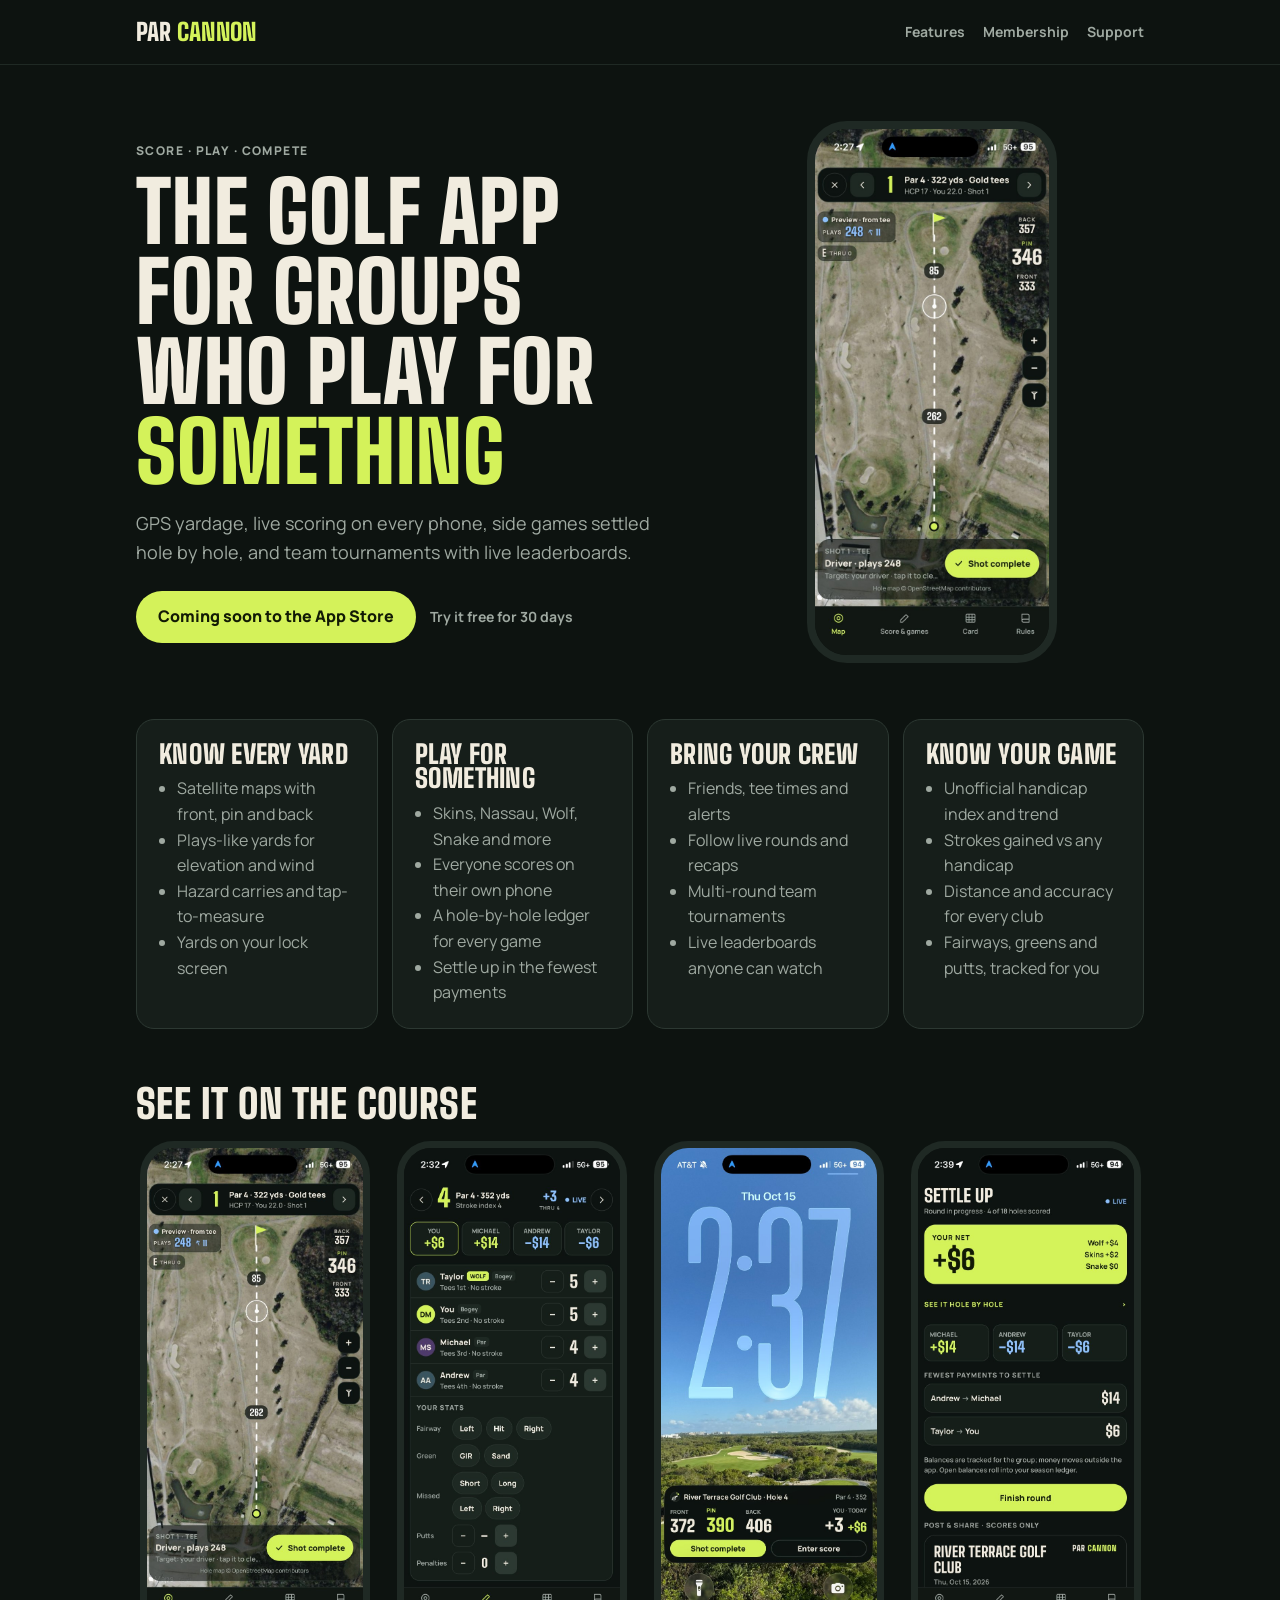
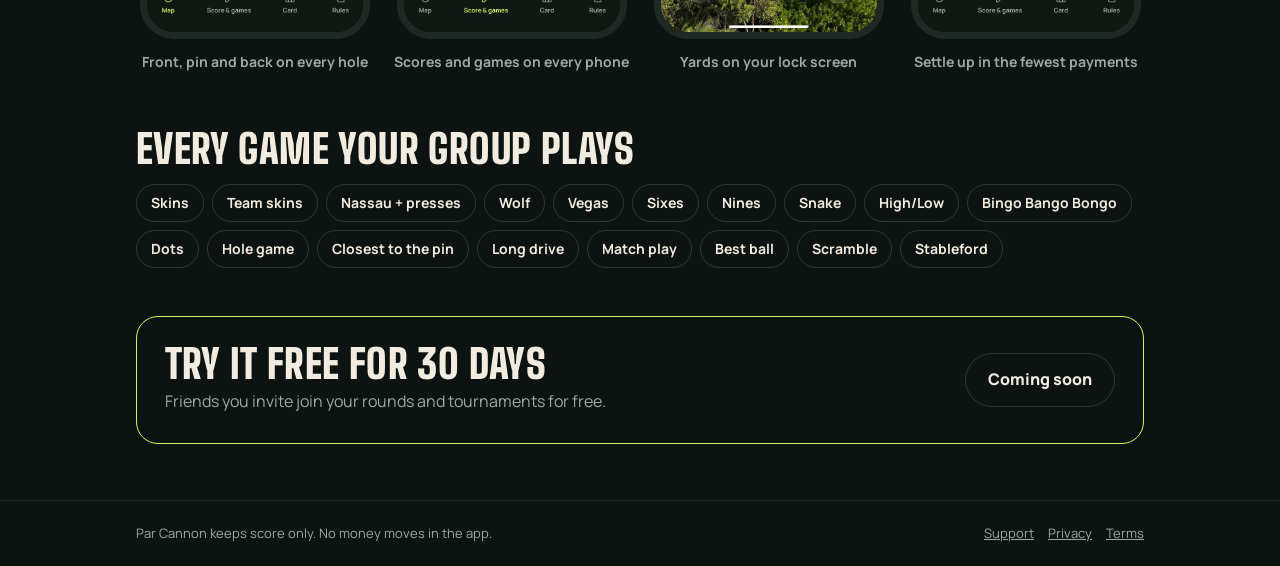
<file: index.html>
<!doctype html>
<html lang="en">
<head>
<meta charset="utf-8">
<meta name="viewport" content="width=device-width, initial-scale=1">
<title>Par Cannon · Golf GPS, scoring and side games</title>
<meta name="description" content="The golf app for groups who play for something: GPS yardage, live scoring on every phone, side games settled hole by hole, and team tournaments with live leaderboards.">
<meta property="og:title" content="Par Cannon · Golf GPS, scoring and side games">
<meta property="og:description" content="The golf app for groups who play for something: GPS yardage, live scoring on every phone, side games settled hole by hole, and team tournaments with live leaderboards.">
<meta property="og:type" content="website">
<link rel="canonical" href="https://parcannon.com/">
<meta property="og:url" content="https://parcannon.com/">
<meta property="og:image" content="https://parcannon.com/icon.png">
<meta name="theme-color" content="#0D1310">
<link rel="icon" href="icon.png">
<link rel="apple-touch-icon" href="icon.png">
<link rel="preconnect" href="https://fonts.googleapis.com">
<link rel="preconnect" href="https://fonts.gstatic.com" crossorigin>
<link href="https://fonts.googleapis.com/css2?family=Big+Shoulders:wght@800;900&family=Manrope:wght@500;700;800&display=swap" rel="stylesheet">
<link rel="stylesheet" href="style.css">
</head>
<body>
<header><div class="wrap">
  <a class="brand display" href="./">PAR <span>CANNON</span></a>
  <nav><a href="./#features">Features</a><a href="./#membership">Membership</a><a href="support.html">Support</a></nav>
</div></header>
<main class="wrap">
<section class="hero">
  <div>
    <div class="eyebrow">SCORE · PLAY · COMPETE</div>
    <h1 class="display">The golf app for groups who play for <span class="accent">something</span></h1>
    <p class="lead">GPS yardage, live scoring on every phone, side games settled hole by hole, and team tournaments with live leaderboards.</p>
    <div class="cta"><span class="pill primary">Coming soon to the App Store</span><span class="note">Try it free for 30 days</span></div>
  </div>
  <div class="phone"><img src="screens/1-map.jpg" alt="Par Cannon map with front, pin and back yards"></div>
</section>
<section id="features" class="grid">
  <div class="card"><h3 class="display">Know every yard</h3><ul><li>Satellite maps with front, pin and back</li><li>Plays-like yards for elevation and wind</li><li>Hazard carries and tap-to-measure</li><li>Yards on your lock screen</li></ul></div>
  <div class="card"><h3 class="display">Play for something</h3><ul><li>Skins, Nassau, Wolf, Snake and more</li><li>Everyone scores on their own phone</li><li>A hole-by-hole ledger for every game</li><li>Settle up in the fewest payments</li></ul></div>
  <div class="card"><h3 class="display">Bring your crew</h3><ul><li>Friends, tee times and alerts</li><li>Follow live rounds and recaps</li><li>Multi-round team tournaments</li><li>Live leaderboards anyone can watch</li></ul></div>
  <div class="card"><h3 class="display">Know your game</h3><ul><li>Unofficial handicap index and trend</li><li>Strokes gained vs any handicap</li><li>Distance and accuracy for every club</li><li>Fairways, greens and putts, tracked for you</li></ul></div>
</section>
<section class="screens">
  <h2 class="display">See it on the course</h2>
  <div class="shots"><figure><div class="phone small"><img src="screens/1-map.jpg" alt="Par Cannon map with front, pin and back yards" loading="lazy"></div><figcaption>Front, pin and back on every hole</figcaption></figure><figure><div class="phone small"><img src="screens/2-score.jpg" alt="Score and games screen with four players and the money strip" loading="lazy"></div><figcaption>Scores and games on every phone</figcaption></figure><figure><div class="phone small"><img src="screens/3-lockscreen.jpg" alt="iPhone lock screen with the Par Cannon live round card" loading="lazy"></div><figcaption>Yards on your lock screen</figcaption></figure><figure><div class="phone small"><img src="screens/4-settle.jpg" alt="Settle up screen with each player’s net and the payments" loading="lazy"></div><figcaption>Settle up in the fewest payments</figcaption></figure></div>
</section>
<section class="games">
  <h2 class="display">Every game your group plays</h2>
  <div class="chips"><span class="chip">Skins</span><span class="chip">Team skins</span><span class="chip">Nassau + presses</span><span class="chip">Wolf</span><span class="chip">Vegas</span><span class="chip">Sixes</span><span class="chip">Nines</span><span class="chip">Snake</span><span class="chip">High/Low</span><span class="chip">Bingo Bango Bongo</span><span class="chip">Dots</span><span class="chip">Hole game</span><span class="chip">Closest to the pin</span><span class="chip">Long drive</span><span class="chip">Match play</span><span class="chip">Best ball</span><span class="chip">Scramble</span><span class="chip">Stableford</span></div>
</section>
<section id="membership" class="band">
  <div><h2 class="display">Try it free for 30 days</h2><p>Friends you invite join your rounds and tournaments for free.</p></div>
  <span class="pill ghost">Coming soon</span>
</section>
</main>
<footer><div class="wrap">
  <span>Par Cannon keeps score only. No money moves in the app.</span>
  <span><a href="support.html">Support</a><a href="privacy.html">Privacy</a><a href="terms.html">Terms</a></span>
</div></footer>
</body>
</html>
</file>
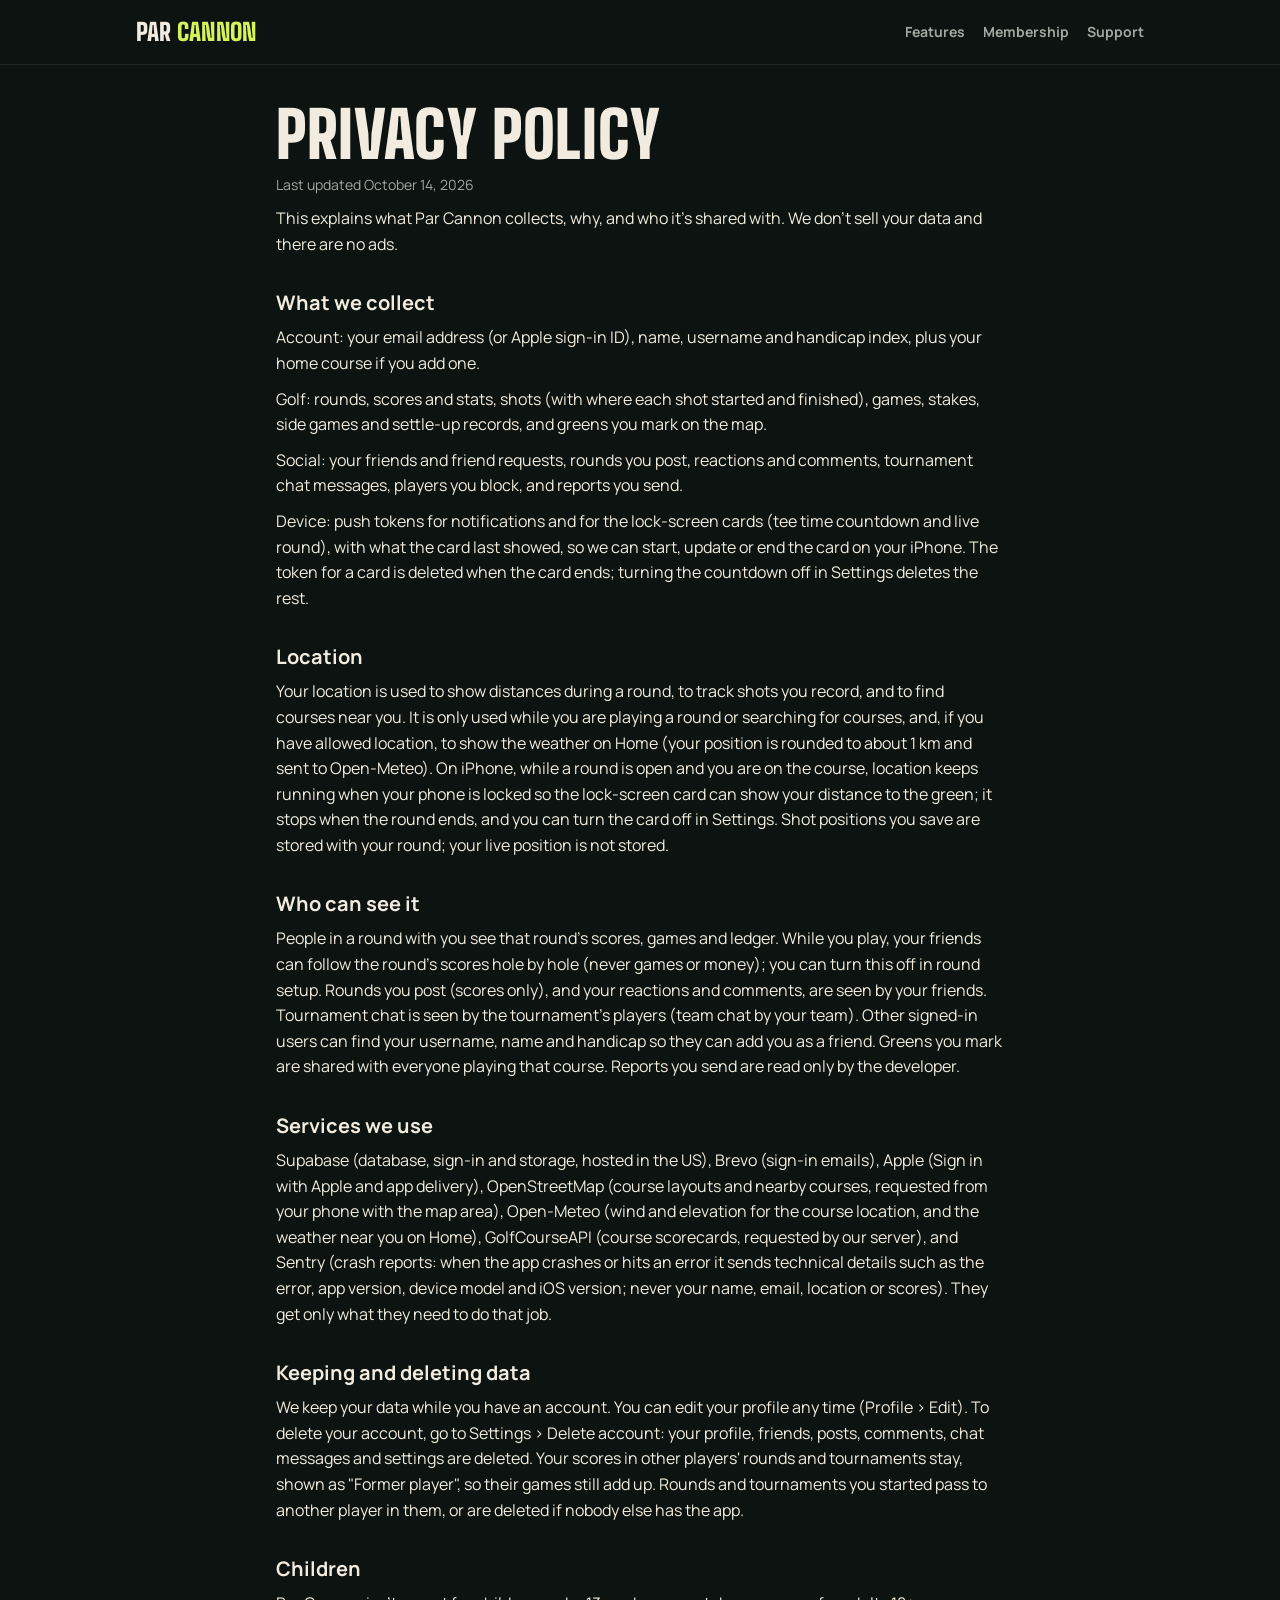
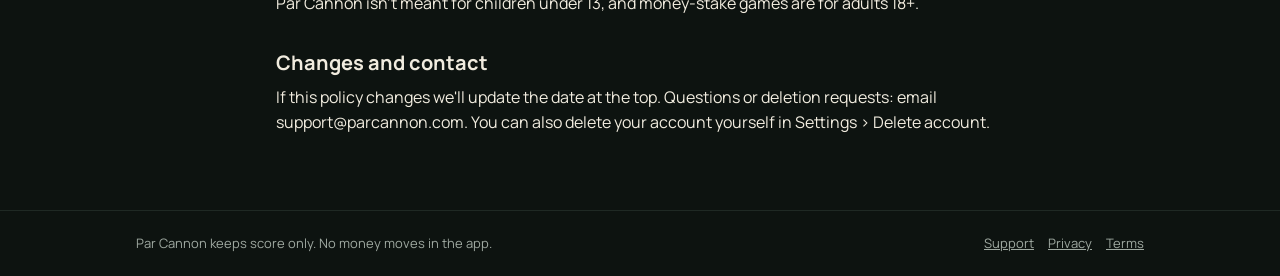
<file: privacy.html>
<!doctype html>
<html lang="en">
<head>
<meta charset="utf-8">
<meta name="viewport" content="width=device-width, initial-scale=1">
<title>Privacy Policy · Par Cannon</title>
<meta name="description" content="Par Cannon Privacy Policy.">
<meta property="og:title" content="Privacy Policy · Par Cannon">
<meta property="og:description" content="Par Cannon Privacy Policy.">
<meta property="og:type" content="website">
<link rel="canonical" href="https://parcannon.com/privacy.html">
<meta property="og:url" content="https://parcannon.com/privacy.html">
<meta property="og:image" content="https://parcannon.com/icon.png">
<meta name="theme-color" content="#0D1310">
<link rel="icon" href="icon.png">
<link rel="apple-touch-icon" href="icon.png">
<link rel="preconnect" href="https://fonts.googleapis.com">
<link rel="preconnect" href="https://fonts.gstatic.com" crossorigin>
<link href="https://fonts.googleapis.com/css2?family=Big+Shoulders:wght@800;900&family=Manrope:wght@500;700;800&display=swap" rel="stylesheet">
<link rel="stylesheet" href="style.css">
</head>
<body>
<header><div class="wrap">
  <a class="brand display" href="./">PAR <span>CANNON</span></a>
  <nav><a href="./#features">Features</a><a href="./#membership">Membership</a><a href="support.html">Support</a></nav>
</div></header>
<main class="page wrap">
  <h1 class="display">Privacy Policy</h1>
  <p class="updated">Last updated October 14, 2026</p>
  <p>This explains what Par Cannon collects, why, and who it's shared with. We don't sell your data and there are no ads.</p>
  <h2>What we collect</h2>
<p>Account: your email address (or Apple sign-in ID), name, username and handicap index, plus your home course if you add one.</p>
<p>Golf: rounds, scores and stats, shots (with where each shot started and finished), games, stakes, side games and settle-up records, and greens you mark on the map.</p>
<p>Social: your friends and friend requests, rounds you post, reactions and comments, tournament chat messages, players you block, and reports you send.</p>
<p>Device: push tokens for notifications and for the lock-screen cards (tee time countdown and live round), with what the card last showed, so we can start, update or end the card on your iPhone. The token for a card is deleted when the card ends; turning the countdown off in Settings deletes the rest.</p>
  <h2>Location</h2>
<p>Your location is used to show distances during a round, to track shots you record, and to find courses near you. It is only used while you are playing a round or searching for courses, and, if you have allowed location, to show the weather on Home (your position is rounded to about 1 km and sent to Open-Meteo). On iPhone, while a round is open and you are on the course, location keeps running when your phone is locked so the lock-screen card can show your distance to the green; it stops when the round ends, and you can turn the card off in Settings. Shot positions you save are stored with your round; your live position is not stored.</p>
  <h2>Who can see it</h2>
<p>People in a round with you see that round's scores, games and ledger. While you play, your friends can follow the round's scores hole by hole (never games or money); you can turn this off in round setup. Rounds you post (scores only), and your reactions and comments, are seen by your friends. Tournament chat is seen by the tournament's players (team chat by your team). Other signed-in users can find your username, name and handicap so they can add you as a friend. Greens you mark are shared with everyone playing that course. Reports you send are read only by the developer.</p>
  <h2>Services we use</h2>
<p>Supabase (database, sign-in and storage, hosted in the US), Brevo (sign-in emails), Apple (Sign in with Apple and app delivery), OpenStreetMap (course layouts and nearby courses, requested from your phone with the map area), Open-Meteo (wind and elevation for the course location, and the weather near you on Home), GolfCourseAPI (course scorecards, requested by our server), and Sentry (crash reports: when the app crashes or hits an error it sends technical details such as the error, app version, device model and iOS version; never your name, email, location or scores). They get only what they need to do that job.</p>
  <h2>Keeping and deleting data</h2>
<p>We keep your data while you have an account. You can edit your profile any time (Profile › Edit). To delete your account, go to Settings › Delete account: your profile, friends, posts, comments, chat messages and settings are deleted. Your scores in other players' rounds and tournaments stay, shown as &quot;Former player&quot;, so their games still add up. Rounds and tournaments you started pass to another player in them, or are deleted if nobody else has the app.</p>
  <h2>Children</h2>
<p>Par Cannon isn't meant for children under 13, and money-stake games are for adults 18+.</p>
  <h2>Changes and contact</h2>
<p>If this policy changes we'll update the date at the top. Questions or deletion requests: email support@parcannon.com. You can also delete your account yourself in Settings › Delete account.</p>
</main>
<footer><div class="wrap">
  <span>Par Cannon keeps score only. No money moves in the app.</span>
  <span><a href="support.html">Support</a><a href="privacy.html">Privacy</a><a href="terms.html">Terms</a></span>
</div></footer>
</body>
</html>
</file>
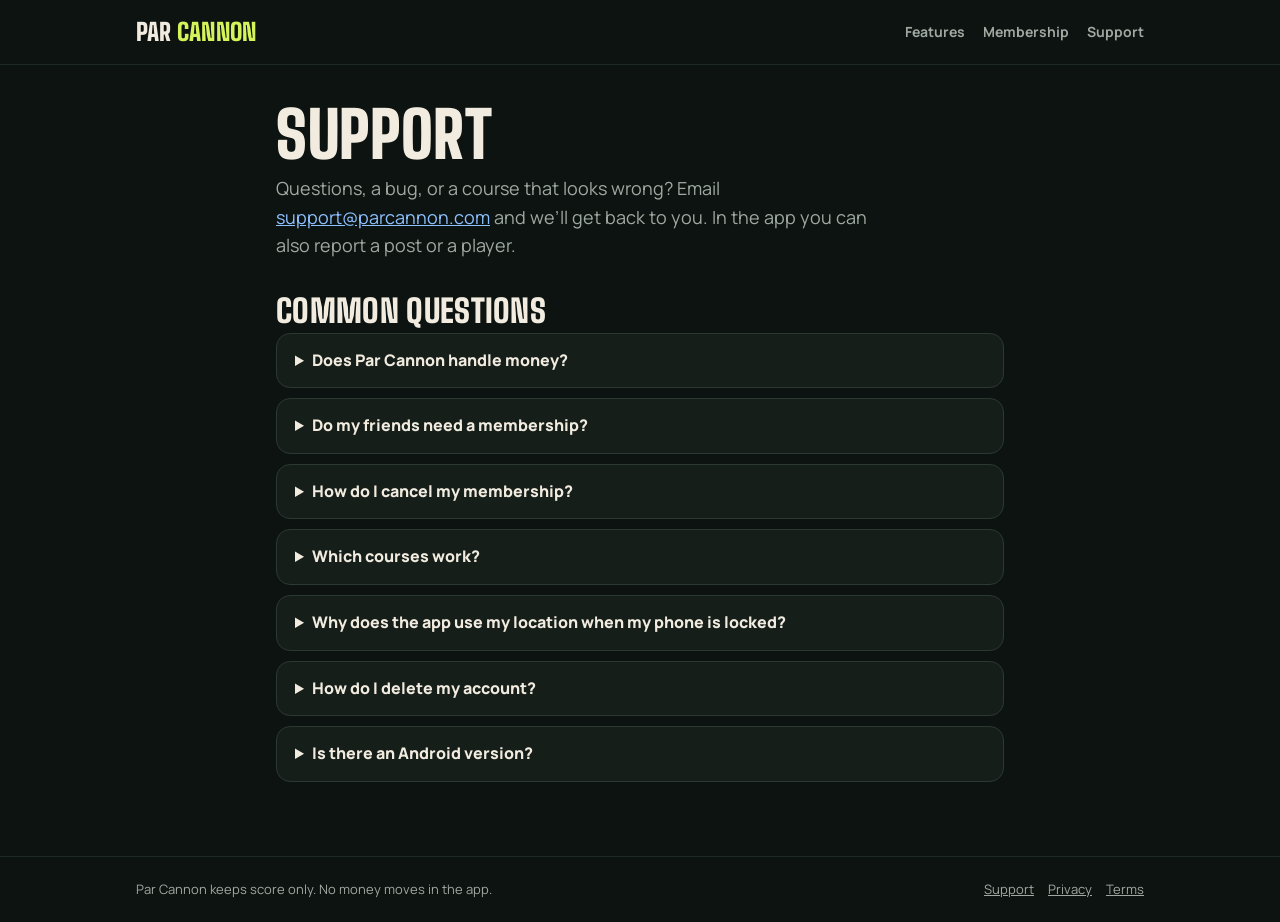
<file: support.html>
<!doctype html>
<html lang="en">
<head>
<meta charset="utf-8">
<meta name="viewport" content="width=device-width, initial-scale=1">
<title>Support · Par Cannon</title>
<meta name="description" content="Help with Par Cannon: membership, courses, location and your account.">
<meta property="og:title" content="Support · Par Cannon">
<meta property="og:description" content="Help with Par Cannon: membership, courses, location and your account.">
<meta property="og:type" content="website">
<link rel="canonical" href="https://parcannon.com/support.html">
<meta property="og:url" content="https://parcannon.com/support.html">
<meta property="og:image" content="https://parcannon.com/icon.png">
<meta name="theme-color" content="#0D1310">
<link rel="icon" href="icon.png">
<link rel="apple-touch-icon" href="icon.png">
<link rel="preconnect" href="https://fonts.googleapis.com">
<link rel="preconnect" href="https://fonts.gstatic.com" crossorigin>
<link href="https://fonts.googleapis.com/css2?family=Big+Shoulders:wght@800;900&family=Manrope:wght@500;700;800&display=swap" rel="stylesheet">
<link rel="stylesheet" href="style.css">
</head>
<body>
<header><div class="wrap">
  <a class="brand display" href="./">PAR <span>CANNON</span></a>
  <nav><a href="./#features">Features</a><a href="./#membership">Membership</a><a href="support.html">Support</a></nav>
</div></header>
<main class="page wrap faq">
  <h1 class="display">Support</h1>
  <p class="lead">Questions, a bug, or a course that looks wrong? Email <a href="mailto:support@parcannon.com">support@parcannon.com</a> and we’ll get back to you. In the app you can also report a post or a player.</p>
  <h2 class="display">Common questions</h2>
  <details><summary>Does Par Cannon handle money?</summary><p>No. Par Cannon keeps score only. It never holds, sends or receives money and doesn't link to payment services. Any settling up happens between friends, outside the app.</p></details>
  <details><summary>Do my friends need a membership?</summary><p>No. Friends you invite join your rounds and tournaments for free: they score and play the games on their own phone. To start their own rounds, use GPS on their own or keep stats, they can try it free for 30 days.</p></details>
  <details><summary>How do I cancel my membership?</summary><p>On your iPhone: Settings › your name › Subscriptions › Par Cannon › Cancel. Cancel at least 24 hours before the end of the period so it doesn’t renew.</p></details>
  <details><summary>Which courses work?</summary><p>Scorecards for most courses come from our course data; hole maps come from OpenStreetMap. If a course isn’t mapped yet, you can mark the greens yourself.</p></details>
  <details><summary>Why does the app use my location when my phone is locked?</summary><p>So the lock-screen card keeps your distance to the green up to date during a round. It stops when the round ends. Turn on Battery saver in Settings to use GPS only while the app is open.</p></details>
  <details><summary>How do I delete my account?</summary><p>In the app: Settings › Delete account. Your account and your data are removed.</p></details>
  <details><summary>Is there an Android version?</summary><p>Not yet. Par Cannon is on iPhone first; Android comes later.</p></details>
</main>
<footer><div class="wrap">
  <span>Par Cannon keeps score only. No money moves in the app.</span>
  <span><a href="support.html">Support</a><a href="privacy.html">Privacy</a><a href="terms.html">Terms</a></span>
</div></footer>
</body>
</html>
</file>
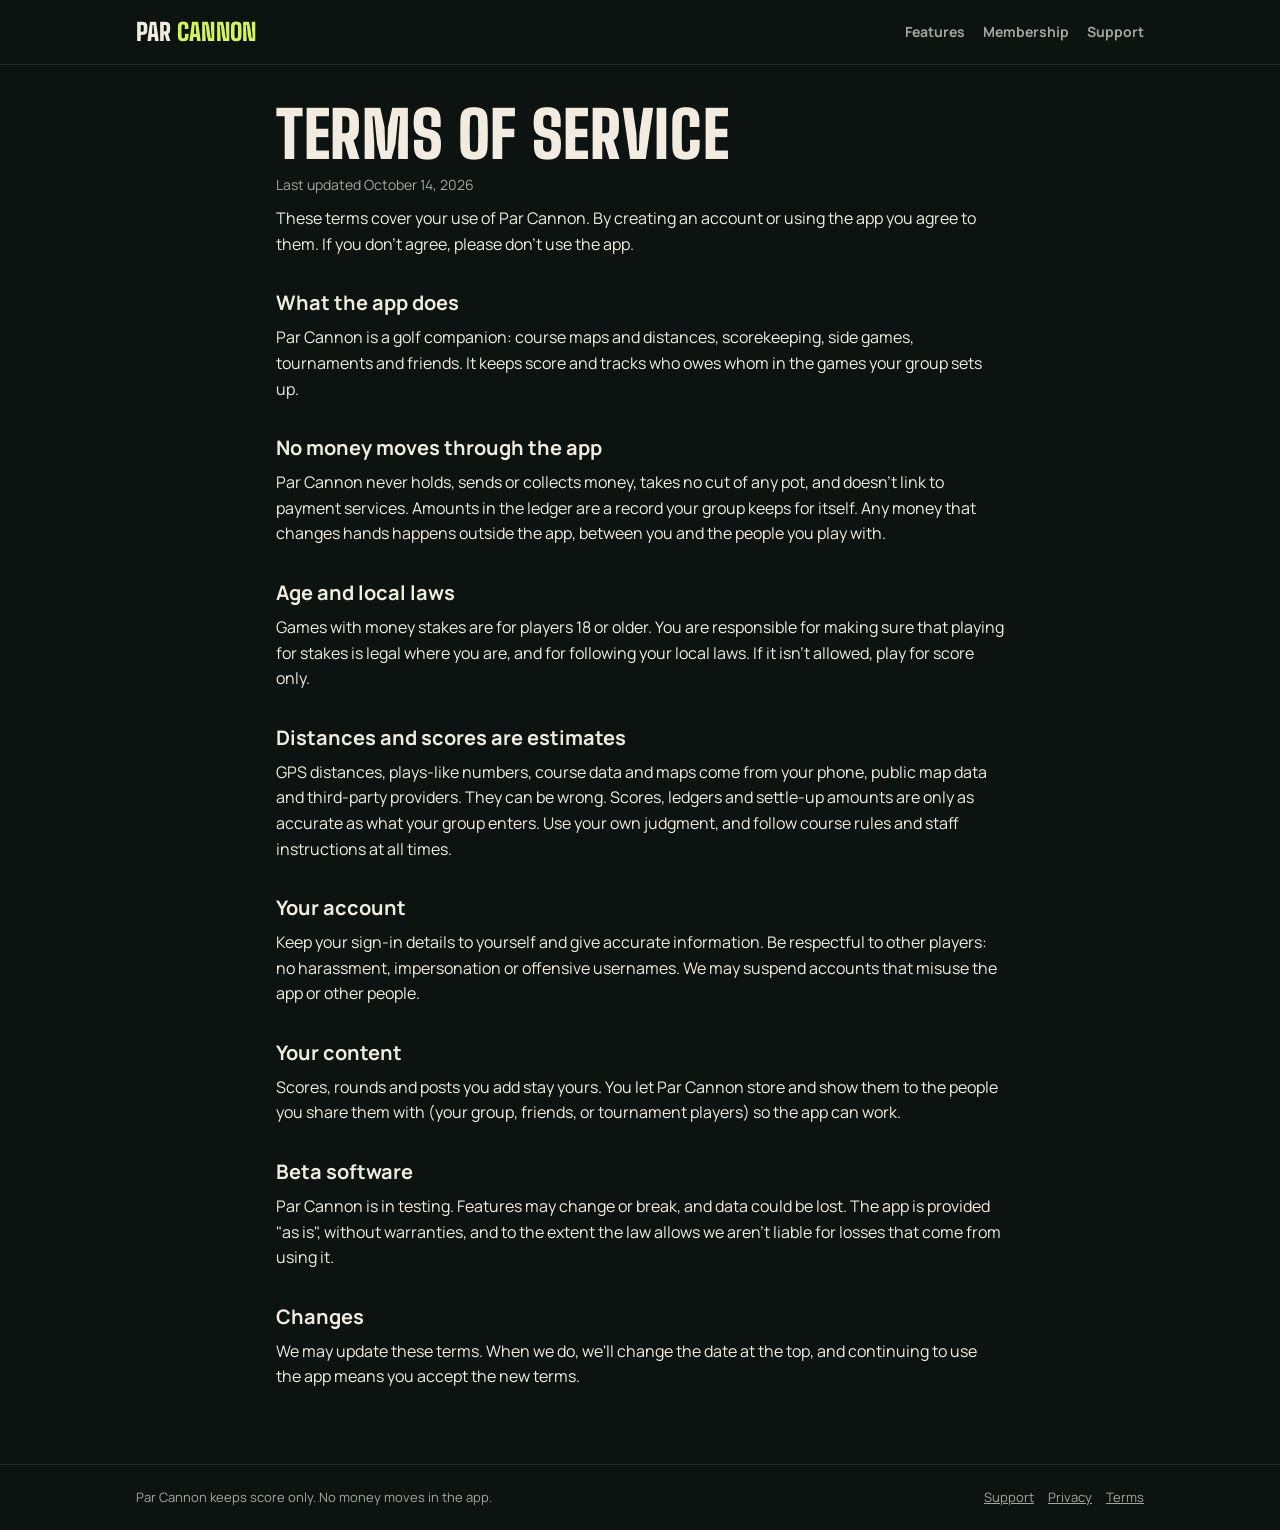
<file: terms.html>
<!doctype html>
<html lang="en">
<head>
<meta charset="utf-8">
<meta name="viewport" content="width=device-width, initial-scale=1">
<title>Terms of Service · Par Cannon</title>
<meta name="description" content="Par Cannon Terms of Service.">
<meta property="og:title" content="Terms of Service · Par Cannon">
<meta property="og:description" content="Par Cannon Terms of Service.">
<meta property="og:type" content="website">
<link rel="canonical" href="https://parcannon.com/terms.html">
<meta property="og:url" content="https://parcannon.com/terms.html">
<meta property="og:image" content="https://parcannon.com/icon.png">
<meta name="theme-color" content="#0D1310">
<link rel="icon" href="icon.png">
<link rel="apple-touch-icon" href="icon.png">
<link rel="preconnect" href="https://fonts.googleapis.com">
<link rel="preconnect" href="https://fonts.gstatic.com" crossorigin>
<link href="https://fonts.googleapis.com/css2?family=Big+Shoulders:wght@800;900&family=Manrope:wght@500;700;800&display=swap" rel="stylesheet">
<link rel="stylesheet" href="style.css">
</head>
<body>
<header><div class="wrap">
  <a class="brand display" href="./">PAR <span>CANNON</span></a>
  <nav><a href="./#features">Features</a><a href="./#membership">Membership</a><a href="support.html">Support</a></nav>
</div></header>
<main class="page wrap">
  <h1 class="display">Terms of Service</h1>
  <p class="updated">Last updated October 14, 2026</p>
  <p>These terms cover your use of Par Cannon. By creating an account or using the app you agree to them. If you don't agree, please don't use the app.</p>
  <h2>What the app does</h2>
<p>Par Cannon is a golf companion: course maps and distances, scorekeeping, side games, tournaments and friends. It keeps score and tracks who owes whom in the games your group sets up.</p>
  <h2>No money moves through the app</h2>
<p>Par Cannon never holds, sends or collects money, takes no cut of any pot, and doesn't link to payment services. Amounts in the ledger are a record your group keeps for itself. Any money that changes hands happens outside the app, between you and the people you play with.</p>
  <h2>Age and local laws</h2>
<p>Games with money stakes are for players 18 or older. You are responsible for making sure that playing for stakes is legal where you are, and for following your local laws. If it isn't allowed, play for score only.</p>
  <h2>Distances and scores are estimates</h2>
<p>GPS distances, plays-like numbers, course data and maps come from your phone, public map data and third-party providers. They can be wrong. Scores, ledgers and settle-up amounts are only as accurate as what your group enters. Use your own judgment, and follow course rules and staff instructions at all times.</p>
  <h2>Your account</h2>
<p>Keep your sign-in details to yourself and give accurate information. Be respectful to other players: no harassment, impersonation or offensive usernames. We may suspend accounts that misuse the app or other people.</p>
  <h2>Your content</h2>
<p>Scores, rounds and posts you add stay yours. You let Par Cannon store and show them to the people you share them with (your group, friends, or tournament players) so the app can work.</p>
  <h2>Beta software</h2>
<p>Par Cannon is in testing. Features may change or break, and data could be lost. The app is provided &quot;as is&quot;, without warranties, and to the extent the law allows we aren't liable for losses that come from using it.</p>
  <h2>Changes</h2>
<p>We may update these terms. When we do, we'll change the date at the top, and continuing to use the app means you accept the new terms.</p>
</main>
<footer><div class="wrap">
  <span>Par Cannon keeps score only. No money moves in the app.</span>
  <span><a href="support.html">Support</a><a href="privacy.html">Privacy</a><a href="terms.html">Terms</a></span>
</div></footer>
</body>
</html>
</file>
<file: style.css>
:root { --bg:#0D1310; --surface:#161E1A; --surface2:#1F2924; --line:#2C3832; --text:#F1ECDF; --muted:#9FA9A1; --accent:#D4F25A; --on-accent:#121A05; --info:#8CC0FF; --fairway:#2E4A2A; }
* { box-sizing: border-box; }
html { background: var(--bg); }
body { margin: 0; background: var(--bg); color: var(--text); font: 16px/1.6 Manrope, -apple-system, BlinkMacSystemFont, "Segoe UI", sans-serif; }
a { color: var(--info); }
.wrap { max-width: 1040px; margin: 0 auto; padding: 0 16px; }
.display { font-family: 'Big Shoulders', 'Arial Narrow', sans-serif; font-weight: 900; text-transform: uppercase; letter-spacing: .01em; line-height: .95; }
header { border-bottom: 1px solid var(--surface2); }
header .wrap { display: flex; justify-content: space-between; align-items: center; min-height: 64px; gap: 16px; }
.brand { font-size: 24px; color: var(--text); text-decoration: none; }
.brand span, .accent { color: var(--accent); }
nav a { color: var(--muted); text-decoration: none; font-weight: 700; font-size: 14px; margin-left: 18px; }
nav a:hover { color: var(--text); }
.hero { display: grid; grid-template-columns: 1.3fr 1fr; gap: 32px; align-items: center; padding: 56px 0; }
.eyebrow { color: var(--muted); font-weight: 800; font-size: 12px; letter-spacing: .12em; }
.hero h1 { font-size: clamp(44px, 8vw, 84px); margin: 12px 0 16px; }
.lead { color: var(--muted); font-size: 18px; max-width: 34em; }
.cta { display: flex; gap: 14px; align-items: center; flex-wrap: wrap; margin-top: 24px; }
.pill { display: inline-block; border-radius: 999px; font-weight: 800; padding: 13px 22px; text-decoration: none; }
.pill.primary { background: var(--accent); color: var(--on-accent); }
.pill.ghost { border: 1.5px solid var(--line); color: var(--text); }
.note { color: var(--muted); font-weight: 700; font-size: 14px; }
.phone { justify-self: center; width: 250px; aspect-ratio: 9 / 19.5; border-radius: 40px; border: 8px solid var(--surface2); background: var(--fairway); position: relative; overflow: hidden; }
.phone img { width: 100%; height: 100%; object-fit: cover; display: block; }
.phone .yards { position: absolute; top: 36px; left: 18px; background: rgba(13,19,16,.85); border-radius: 14px; padding: 8px 14px; color: var(--accent); }
.phone .yards b { display: block; font-size: 52px; }
.phone .shot { position: absolute; left: 18px; right: 18px; bottom: 22px; background: var(--accent); color: var(--on-accent); border-radius: 999px; text-align: center; font-weight: 800; padding: 11px 0; }
.grid { display: grid; grid-template-columns: repeat(auto-fit, minmax(220px, 1fr)); gap: 14px; padding-bottom: 48px; }
.card { background: var(--surface); border: 1px solid var(--line); border-radius: 18px; padding: 22px; }
.card h3 { font-size: 26px; margin: 0 0 10px; }
.card li { color: var(--muted); }
.card ul { padding-left: 18px; margin: 0; }
.games { padding: 8px 0 48px; }
.games h2 { font-size: 40px; margin: 0 0 16px; }
.chips { display: flex; flex-wrap: wrap; gap: 8px; }
.chip { border: 1.5px solid var(--line); border-radius: 999px; padding: 7px 14px; font-weight: 700; font-size: 14px; }
.band { border: 1.5px solid var(--accent); border-radius: 22px; padding: 28px; display: flex; justify-content: space-between; align-items: center; gap: 20px; flex-wrap: wrap; margin-bottom: 56px; }
.band h2 { font-size: 40px; margin: 0 0 6px; }
.band p { color: var(--muted); margin: 0; }
footer { border-top: 1px solid var(--surface2); color: var(--muted); font-size: 13px; }
footer .wrap { display: flex; justify-content: space-between; gap: 12px; flex-wrap: wrap; padding: 22px 16px; }
footer a { color: var(--muted); margin-left: 14px; }
.page { max-width: 760px; padding: 40px 16px 64px; }
.page h1 { font-size: clamp(40px, 7vw, 64px); margin: 0 0 8px; }
.page h2 { font-size: 20px; margin: 30px 0 6px; }
.page h2.display { font-size: 32px; margin-top: 36px; }
.updated { color: var(--muted); font-size: 14px; margin: 0 0 24px; }
.page p { margin: 0 0 10px; }
.faq details { background: var(--surface); border: 1px solid var(--line); border-radius: 14px; padding: 14px 18px; margin-bottom: 10px; }
.faq summary { font-weight: 800; cursor: pointer; }
.faq details p { color: var(--muted); margin: 10px 0 0; }
.screens { padding: 8px 0 48px; }
.screens h2 { font-size: 40px; margin: 0 0 18px; }
.shots { display: grid; grid-template-columns: repeat(auto-fit, minmax(200px, 1fr)); gap: 20px; }
.shots figure { margin: 0; text-align: center; }
.phone.small { width: 100%; max-width: 230px; margin: 0 auto; border-radius: 34px; border-width: 7px; }
.shots figcaption { color: var(--muted); font-weight: 700; font-size: 14px; margin-top: 12px; }
@media (max-width: 760px) { .hero { grid-template-columns: 1fr; padding: 36px 0; } .phone { width: 210px; } nav a { margin-left: 12px; } }
</file>
